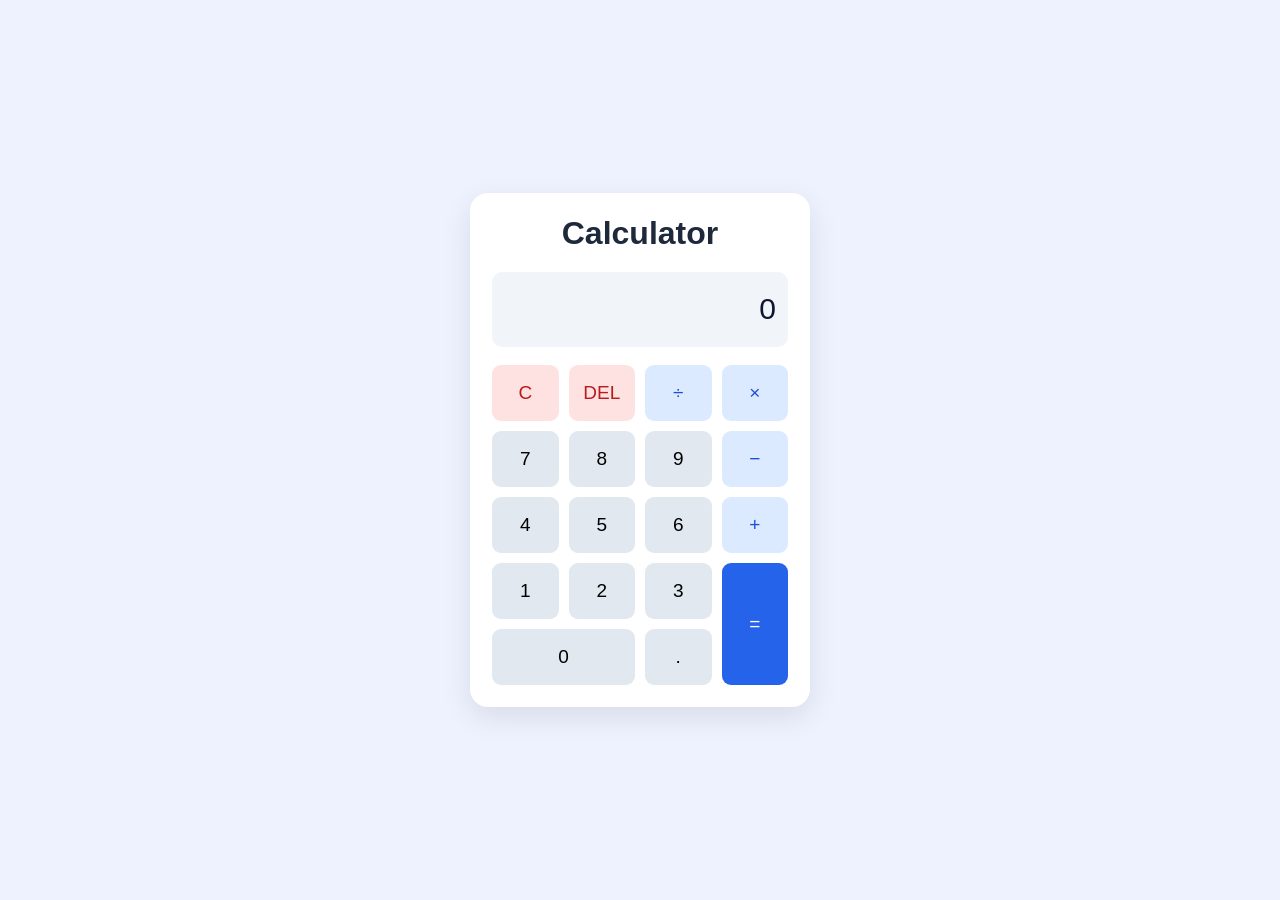
<file: WebDev-L2-Calculator/index.html>
<!DOCTYPE html>
<html lang="en">

<head>
    <meta charset="UTF-8">
    <meta name="viewport" content="width=device-width, initial-scale=1.0">
    <title>Simple Calculator</title>
    <link rel="stylesheet" href="style.css">
</head>

<body>
    <main class="calculator">
        <h1>Calculator</h1>

        <div id="display" class="display" aria-live="polite">0</div>

        <div class="buttons">
            <button data-action="clear" class="special">C</button>
            <button data-action="delete" class="special">DEL</button>
            <button data-operator="/" class="operator">÷</button>
            <button data-operator="*" class="operator">×</button>

            <button data-number="7">7</button>
            <button data-number="8">8</button>
            <button data-number="9">9</button>
            <button data-operator="-" class="operator">−</button>

            <button data-number="4">4</button>
            <button data-number="5">5</button>
            <button data-number="6">6</button>
            <button data-operator="+" class="operator">+</button>

            <button data-number="1">1</button>
            <button data-number="2">2</button>
            <button data-number="3">3</button>
            <button data-action="equals" class="equals">=</button>

            <button data-number="0" class="zero">0</button>
            <button data-number=".">.</button>
        </div>
    </main>

    <script src="script.js"></script>
</body>

</html>
</file>
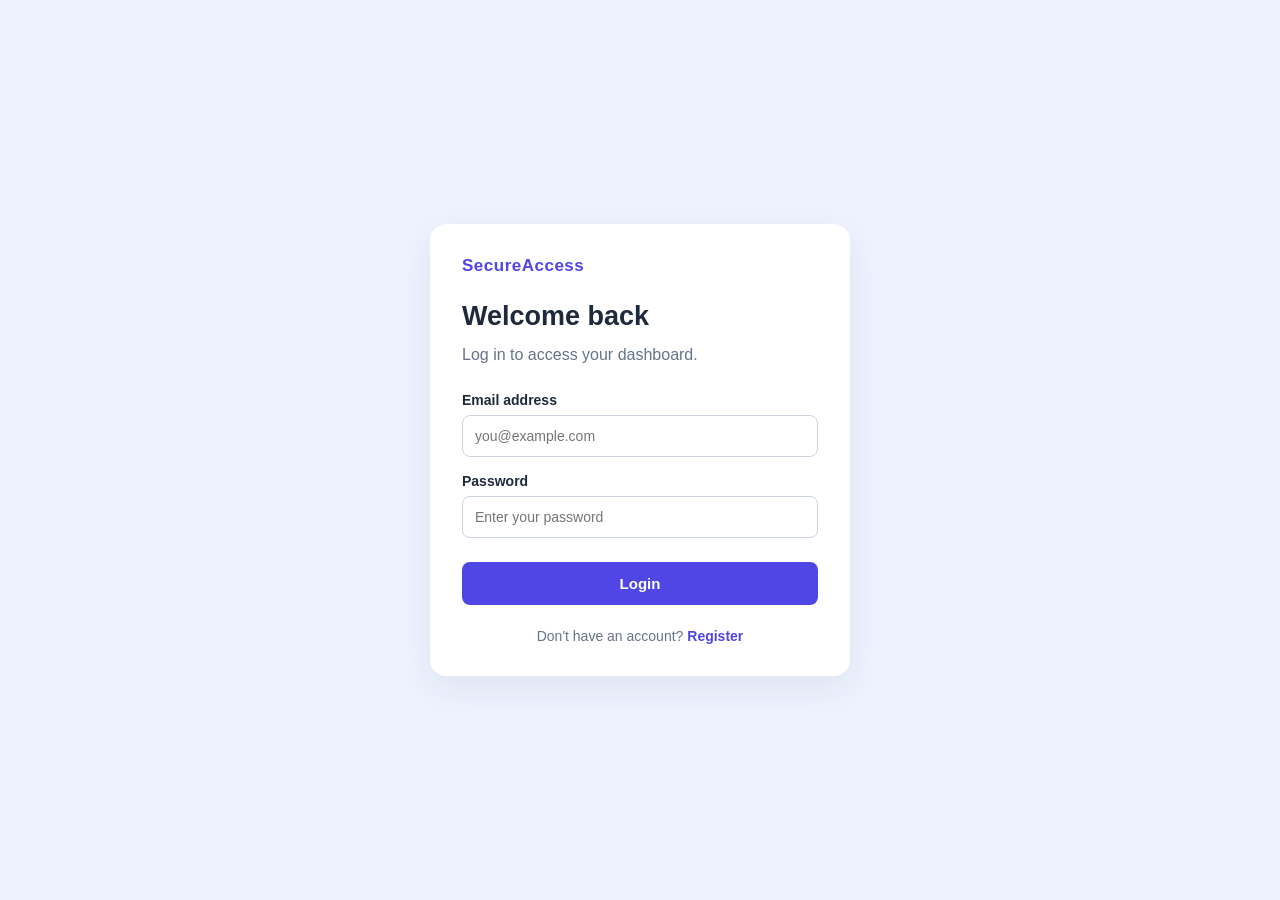
<file: WebDev-L2-LoginSystem/index.html>
<!DOCTYPE html>
<html lang="en">

<head>
    <meta charset="UTF-8">
    <meta name="viewport" content="width=device-width, initial-scale=1.0">
    <title>Login | SecureAccess</title>
    <link rel="stylesheet" href="style.css">
    <script src="script.js" defer></script>
</head>

<body>
    <main class="auth-card">
        <div class="brand">SecureAccess</div>
        <h1>Welcome back</h1>
        <p class="subtitle">Log in to access your dashboard.</p>

        <form id="loginForm">
            <label for="loginEmail">Email address</label>
            <input type="email" id="loginEmail" placeholder="you@example.com" required>

            <label for="loginPassword">Password</label>
            <input type="password" id="loginPassword" placeholder="Enter your password" required>

            <p id="loginMessage" class="message" aria-live="polite"></p>

            <button type="submit">Login</button>
        </form>

        <p class="switch-page">
            Don't have an account?
            <a href="register.html">Register</a>
        </p>
    </main>
</body>

</html>
</file>
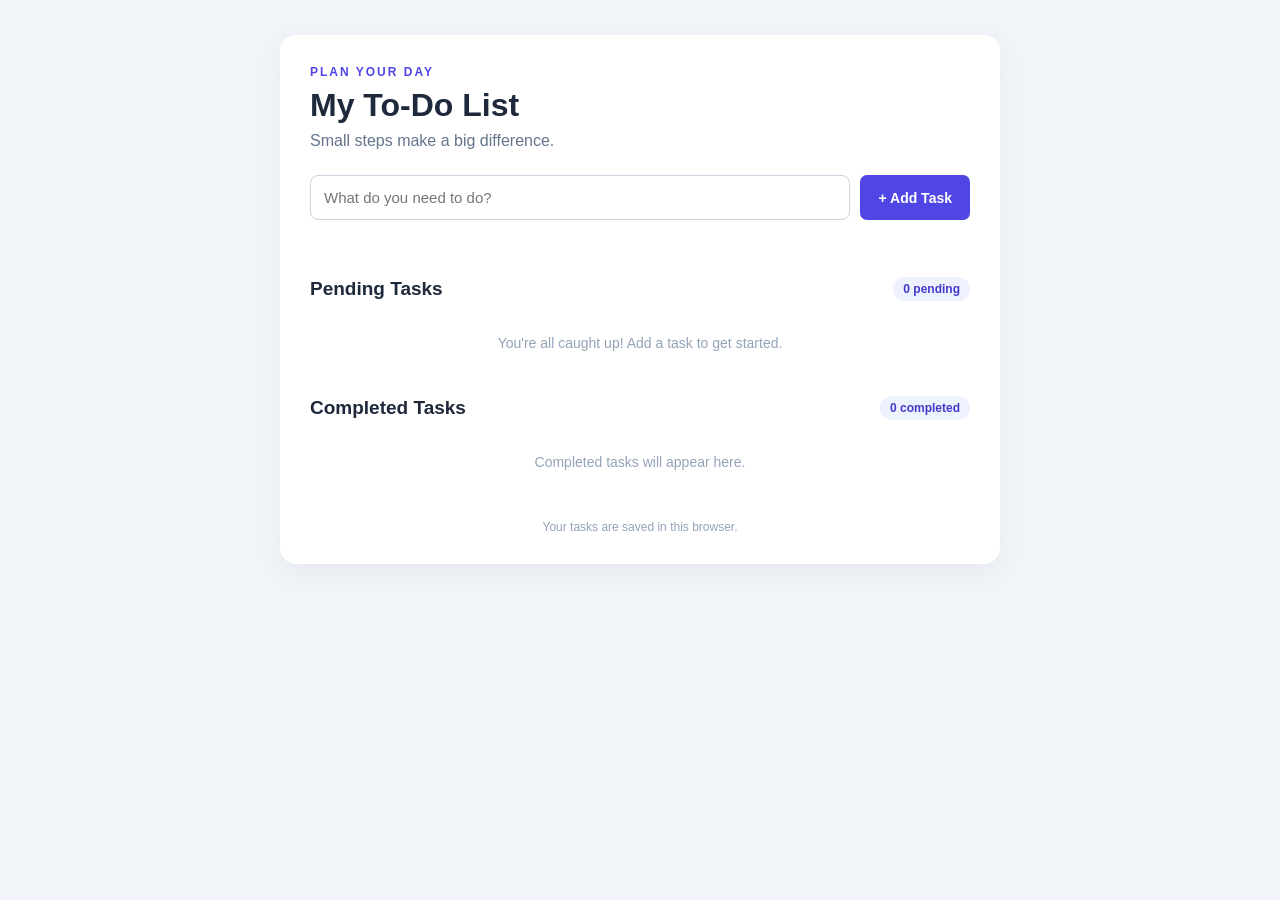
<file: WebDev-L2-TodoApp/index.html>
<!DOCTYPE html>
<html lang="en">

<head>
    <meta charset="UTF-8">
    <meta name="viewport" content="width=device-width, initial-scale=1.0">
    <title>My To-Do List</title>
    <link rel="stylesheet" href="style.css">
</head>

<body>

    <main class="app">
        <header class="app-header">
            <p class="eyebrow">PLAN YOUR DAY</p>
            <h1>My To-Do List</h1>
            <p class="subtitle">Small steps make a big difference.</p>
        </header>

        <form id="taskForm" class="task-form">
            <input type="text" id="taskInput" placeholder="What do you need to do?" maxlength="200" autocomplete="off"
                required>
            <button type="submit" class="add-btn">+ Add Task</button>
        </form>

        <p id="message" class="message" aria-live="polite"></p>

        <section class="task-section">
            <div class="section-heading">
                <h2>Pending Tasks</h2>
                <span id="pendingCount" class="count">0 pending</span>
            </div>
            <ul id="pendingList" class="task-list"></ul>
            <p id="pendingEmpty" class="empty-state">
                You're all caught up! Add a task to get started.
            </p>
        </section>

        <section class="task-section completed-section">
            <div class="section-heading">
                <h2>Completed Tasks</h2>
                <span id="completedCount" class="count">0 completed</span>
            </div>
            <ul id="completedList" class="task-list"></ul>
            <p id="completedEmpty" class="empty-state">
                Completed tasks will appear here.
            </p>
        </section>

        <footer>
            Your tasks are saved in this browser.
        </footer>
    </main>

    <script src="script.js"></script>
</body>

</html>
</file>
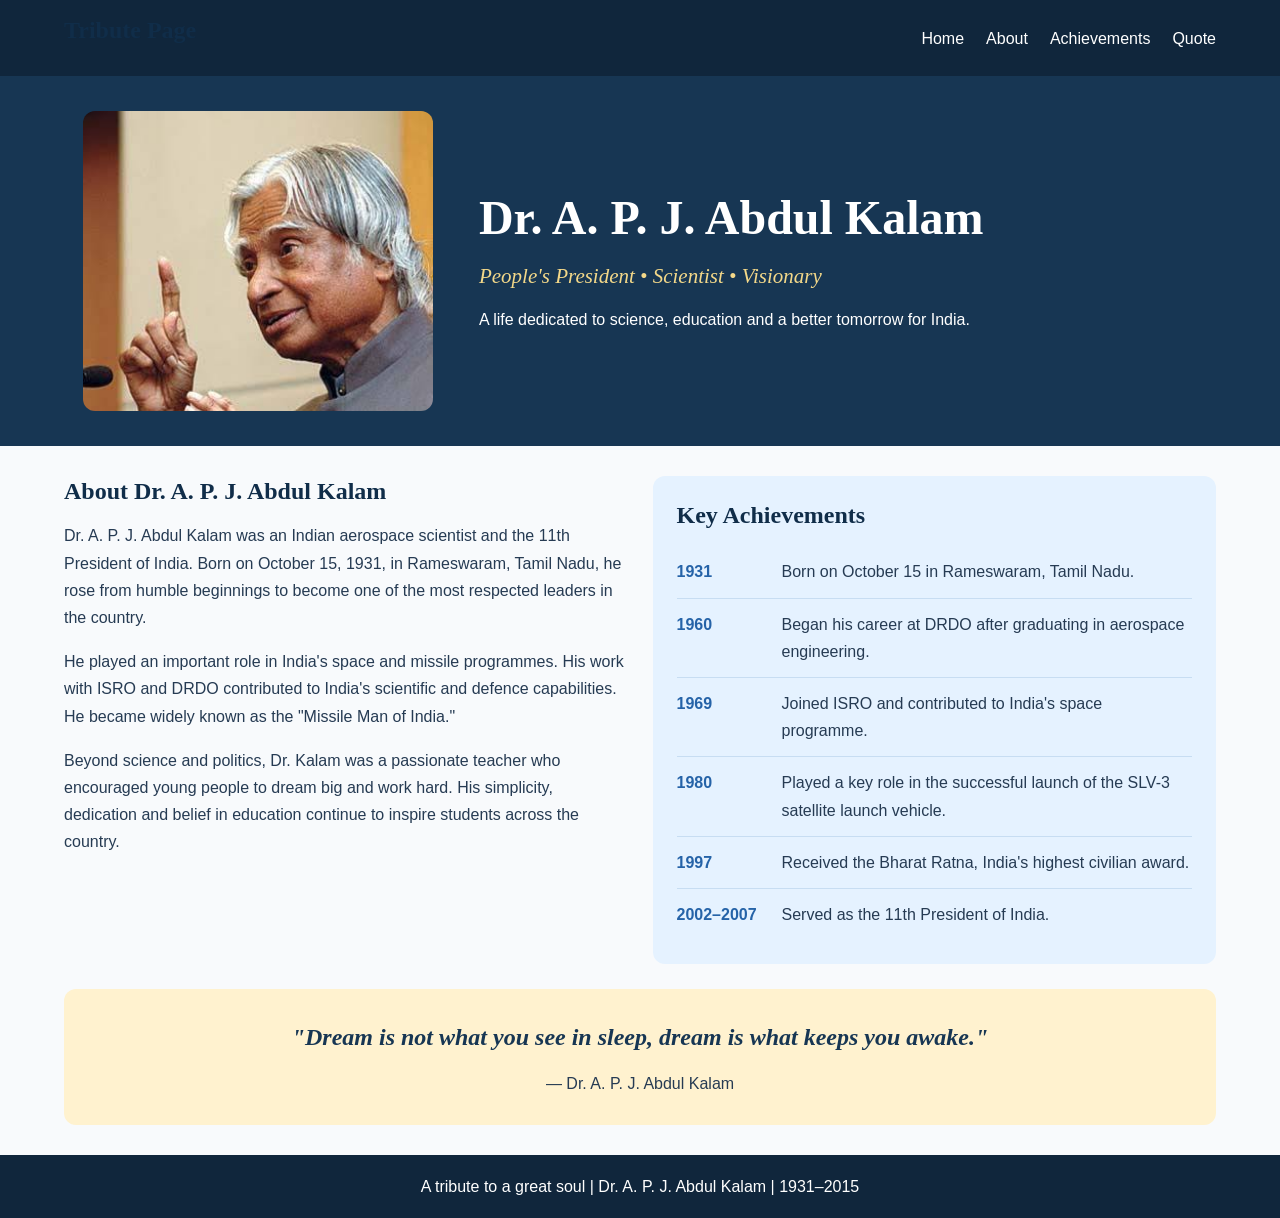
<file: WebDev-L2-TributePage/index.html>
<!DOCTYPE html>
<html lang="en">

<head>
    <meta charset="UTF-8">
    <meta name="viewport" content="width=device-width, initial-scale=1.0">
    <title>Tribute to Dr. A. P. J. Abdul Kalam</title>
    <link rel="stylesheet" href="style.css">
</head>

<body>

    <header>
        <h2>Tribute Page</h2>
        <nav>
            <a href="#home">Home</a>
            <a href="#about">About</a>
            <a href="#achievements">Achievements</a>
            <a href="#quote">Quote</a>
        </nav>
    </header>

    <section class="hero" id="home">
        <div class="hero-image">
            <img src="kalam.jpg" alt="Portrait of Dr. A. P. J. Abdul Kalam">
        </div>

        <div class="hero-text">
            <h1>Dr. A. P. J. Abdul Kalam</h1>
            <p class="tagline">People's President • Scientist • Visionary</p>
            <p>A life dedicated to science, education and a better tomorrow for India.</p>
        </div>
    </section>

    <main>
        <section class="about" id="about">
            <h2>About Dr. A. P. J. Abdul Kalam</h2>

            <p>
                Dr. A. P. J. Abdul Kalam was an Indian aerospace scientist
                and the 11th President of India. Born on October 15, 1931,
                in Rameswaram, Tamil Nadu, he rose from humble beginnings
                to become one of the most respected leaders in the country.
            </p>

            <p>
                He played an important role in India's space and missile
                programmes. His work with ISRO and DRDO contributed to
                India's scientific and defence capabilities. He became
                widely known as the "Missile Man of India."
            </p>

            <p>
                Beyond science and politics, Dr. Kalam was a passionate
                teacher who encouraged young people to dream big and work
                hard. His simplicity, dedication and belief in education
                continue to inspire students across the country.
            </p>
        </section>

        <section class="achievements" id="achievements">
            <h2>Key Achievements</h2>

            <ul class="timeline">
                <li>
                    <strong>1931</strong>
                    <span>Born on October 15 in Rameswaram, Tamil Nadu.</span>
                </li>
                <li>
                    <strong>1960</strong>
                    <span>Began his career at DRDO after graduating in aerospace engineering.</span>
                </li>
                <li>
                    <strong>1969</strong>
                    <span>Joined ISRO and contributed to India's space programme.</span>
                </li>
                <li>
                    <strong>1980</strong>
                    <span>Played a key role in the successful launch of the SLV-3 satellite launch vehicle.</span>
                </li>
                <li>
                    <strong>1997</strong>
                    <span>Received the Bharat Ratna, India's highest civilian award.</span>
                </li>
                <li>
                    <strong>2002–2007</strong>
                    <span>Served as the 11th President of India.</span>
                </li>
            </ul>
        </section>

        <section class="quote" id="quote">
            <blockquote>
                "Dream is not what you see in sleep, dream is what keeps you awake."
            </blockquote>
            <p>— Dr. A. P. J. Abdul Kalam</p>
        </section>
    </main>

    <footer>
        <p>A tribute to a great soul | Dr. A. P. J. Abdul Kalam | 1931–2015</p>
    </footer>

</body>

</html>
</file>
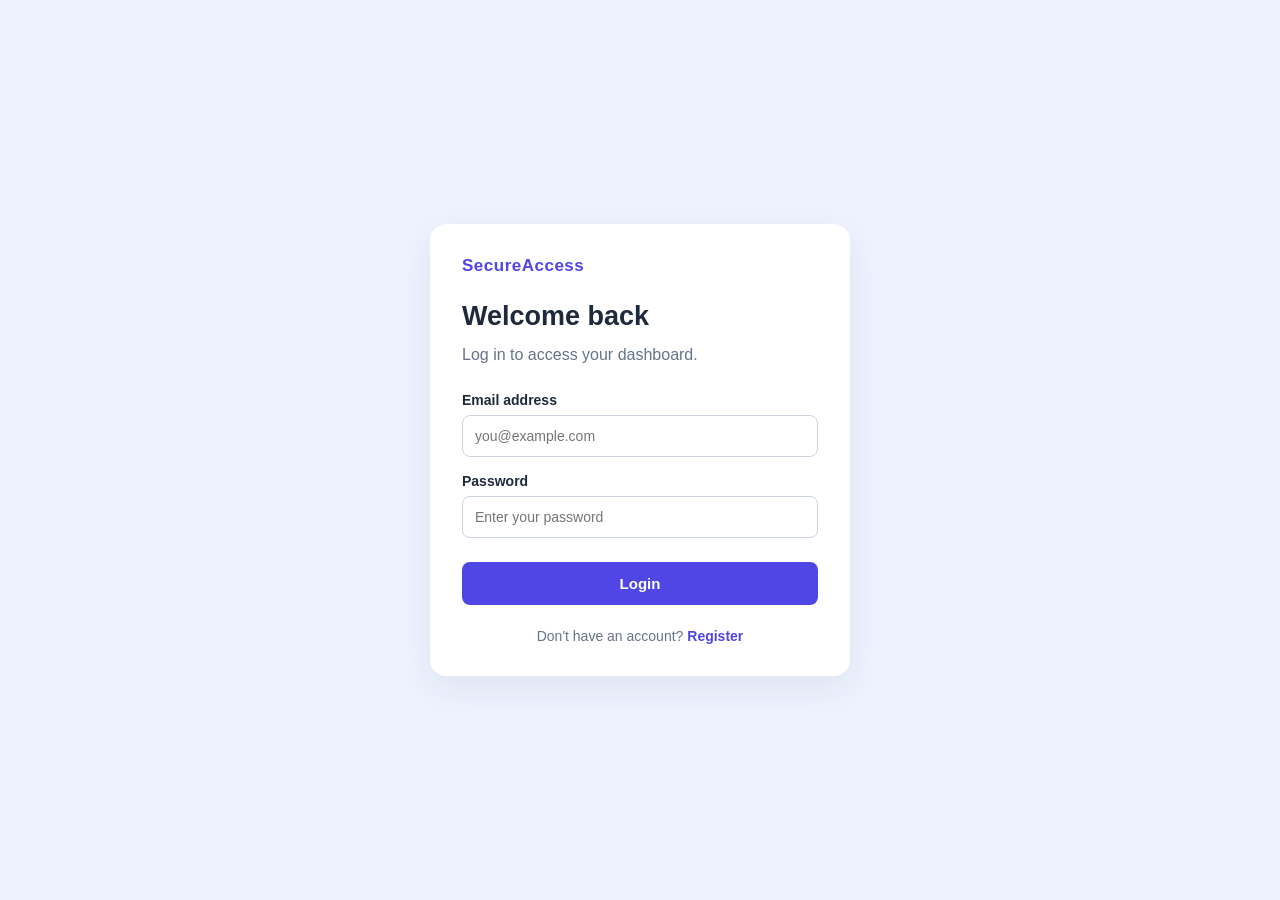
<file: WebDev-L2-LoginSystem/dashboard.html>
<!DOCTYPE html>
<html lang="en">

<head>
    <meta charset="UTF-8">
    <meta name="viewport" content="width=device-width, initial-scale=1.0">
    <title>Dashboard | SecureAccess</title>
    <link rel="stylesheet" href="style.css">
    <script src="script.js" defer></script>
</head>

<body>
    <main class="dashboard-card">
        <div class="brand">SecureAccess</div>
        <div class="dashboard-icon">✓</div>
        <h1>Welcome to your dashboard!</h1>
        <p class="subtitle">You have successfully logged in.</p>

        <section class="profile-box">
            <p>Logged in as</p>
            <h2 id="welcomeName">User</h2>
            <p id="welcomeEmail"></p>
        </section>

        <p class="success-message">Your demo session is active.</p>

        <button type="button" id="logoutButton" class="logout-btn">
            Logout
        </button>
    </main>
</body>

</html>
</file>
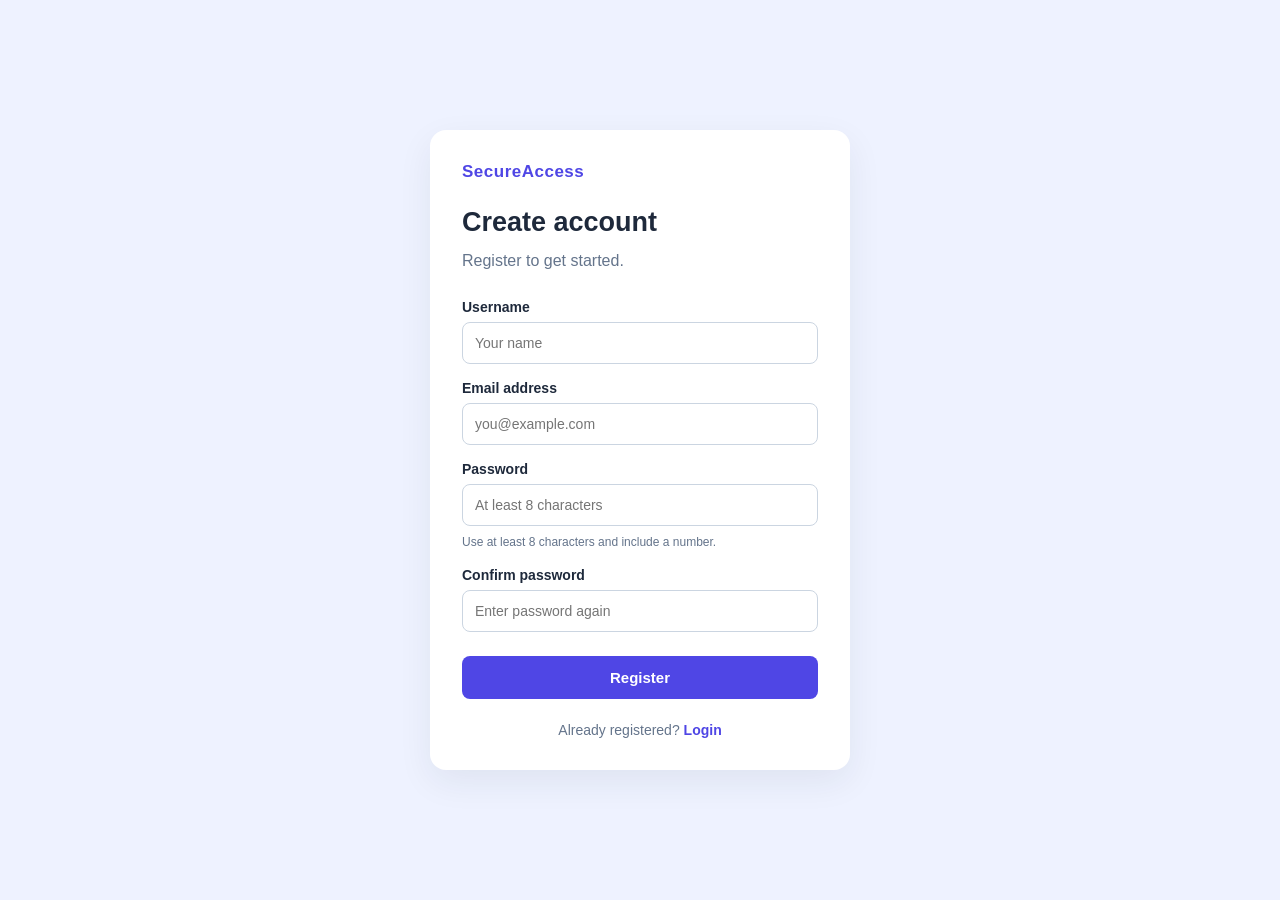
<file: WebDev-L2-LoginSystem/register.html>
<!DOCTYPE html>
<html lang="en">

<head>
    <meta charset="UTF-8">
    <meta name="viewport" content="width=device-width, initial-scale=1.0">
    <title>Register | SecureAccess</title>
    <link rel="stylesheet" href="style.css">
    <script src="script.js" defer></script>
</head>

<body>
    <main class="auth-card">
        <div class="brand">SecureAccess</div>
        <h1>Create account</h1>
        <p class="subtitle">Register to get started.</p>

        <form id="registerForm">
            <label for="registerName">Username</label>
            <input type="text" id="registerName" placeholder="Your name" maxlength="50" required>

            <label for="registerEmail">Email address</label>
            <input type="email" id="registerEmail" placeholder="you@example.com" required>

            <label for="registerPassword">Password</label>
            <input type="password" id="registerPassword" placeholder="At least 8 characters" required>
            <p class="hint">Use at least 8 characters and include a number.</p>

            <label for="confirmPassword">Confirm password</label>
            <input type="password" id="confirmPassword" placeholder="Enter password again" required>

            <p id="registerMessage" class="message" aria-live="polite"></p>

            <button type="submit">Register</button>
        </form>

        <p class="switch-page">
            Already registered?
            <a href="index.html">Login</a>
        </p>
    </main>
</body>

</html>
</file>
<file: WebDev-L2-Calculator/style.css>
* {
    margin: 0;
    padding: 0;
    box-sizing: border-box;
}

body {
    min-height: 100vh;
    display: flex;
    justify-content: center;
    align-items: center;
    background: #eef2ff;
    font-family: Arial, sans-serif;
    padding: 20px;
}

.calculator {
    width: 340px;
    max-width: 100%;
    padding: 22px;
    background: #ffffff;
    border-radius: 18px;
    box-shadow: 0 10px 30px #00000018;
}

h1 {
    text-align: center;
    margin-bottom: 20px;
    color: #1e293b;
}

.display {
    background: #f1f5f9;
    min-height: 75px;
    padding: 20px 12px;
    margin-bottom: 18px;
    border-radius: 10px;
    text-align: right;
    font-size: 30px;
    overflow-wrap: anywhere;
    color: #0f172a;
}

.buttons {
    display: grid;
    grid-template-columns: repeat(4, 1fr);
    gap: 10px;
}

button {
    padding: 17px 8px;
    border: none;
    border-radius: 9px;
    background: #e2e8f0;
    font-size: 19px;
    cursor: pointer;
    transition: background 0.2s;
}

button:hover {
    background: #cbd5e1;
}

.operator {
    background: #dbeafe;
    color: #1d4ed8;
}

.special {
    background: #fee2e2;
    color: #b91c1c;
}

.equals {
    grid-row: span 2;
    background: #2563eb;
    color: white;
}

.equals:hover {
    background: #1d4ed8;
}

.zero {
    grid-column: span 2;
}

@media (max-width: 380px) {
    .calculator {
        padding: 15px;
    }

    button {
        padding: 14px 5px;
    }
}
</file>
<file: WebDev-L2-LoginSystem/style.css>
* {
    margin: 0;
    padding: 0;
    box-sizing: border-box;
}

body {
    min-height: 100vh;
    display: flex;
    justify-content: center;
    align-items: center;
    padding: 24px 16px;
    background: #eef2ff;
    color: #1e293b;
    font-family: Arial, sans-serif;
}

.auth-card,
.dashboard-card {
    width: 100%;
    max-width: 420px;
    padding: 32px;
    background: white;
    border-radius: 16px;
    box-shadow: 0 12px 35px #1e293b12;
}

.brand {
    margin-bottom: 25px;
    color: #4f46e5;
    font-size: 17px;
    font-weight: bold;
    letter-spacing: 0.5px;
}

h1 {
    font-size: 27px;
    margin-bottom: 10px;
}

.subtitle {
    color: #64748b;
    line-height: 1.6;
    margin-bottom: 25px;
}

form label {
    display: block;
    margin: 16px 0 7px;
    font-size: 14px;
    font-weight: bold;
}

form input {
    width: 100%;
    padding: 12px;
    border: 1px solid #cbd5e1;
    border-radius: 8px;
    font-size: 14px;
    outline: none;
}

form input:focus {
    border-color: #4f46e5;
}

.hint {
    margin-top: 7px;
    color: #64748b;
    font-size: 12px;
    line-height: 1.5;
}

button {
    width: 100%;
    padding: 13px;
    margin-top: 12px;
    border: none;
    border-radius: 8px;
    background: #4f46e5;
    color: white;
    font-size: 15px;
    font-weight: bold;
    cursor: pointer;
}

button:hover {
    background: #4338ca;
}

.message {
    margin-top: 12px;
    color: #dc2626;
    font-size: 13px;
    line-height: 1.5;
}

.switch-page {
    margin-top: 23px;
    text-align: center;
    color: #64748b;
    font-size: 14px;
}

a {
    color: #4f46e5;
    font-weight: bold;
    text-decoration: none;
}

a:hover {
    text-decoration: underline;
}

.dashboard-card {
    text-align: center;
}

.dashboard-card .brand {
    text-align: left;
}

.dashboard-icon {
    width: 60px;
    height: 60px;
    display: grid;
    place-items: center;
    margin: 0 auto 20px;
    border-radius: 50%;
    background: #dcfce7;
    color: #15803d;
    font-size: 30px;
}

.profile-box {
    margin: 25px 0;
    padding: 20px;
    border-radius: 10px;
    background: #f1f5f9;
    overflow-wrap: anywhere;
}

.profile-box p {
    color: #64748b;
    font-size: 13px;
}

.profile-box h2 {
    margin: 8px 0;
    font-size: 22px;
}

.success-message {
    color: #15803d;
    font-size: 14px;
}

.logout-btn {
    background: #dc2626;
}

.logout-btn:hover {
    background: #b91c1c;
}

@media (max-width: 450px) {

    .auth-card,
    .dashboard-card {
        padding: 24px 19px;
    }

    h1 {
        font-size: 24px;
    }
}
</file>
<file: WebDev-L2-TodoApp/style.css>
* {
    margin: 0;
    padding: 0;
    box-sizing: border-box;
}

body {
    min-height: 100vh;
    padding: 35px 16px;
    background: #f1f5f9;
    font-family: Arial, sans-serif;
    color: #1e293b;
}

.app {
    max-width: 720px;
    margin: 0 auto;
    padding: 30px;
    background: white;
    border-radius: 16px;
    box-shadow: 0 8px 30px #0f172a0d;
}

.app-header {
    margin-bottom: 25px;
}

.eyebrow {
    color: #4f46e5;
    font-size: 12px;
    font-weight: bold;
    letter-spacing: 2px;
    margin-bottom: 8px;
}

h1 {
    font-size: 32px;
    margin-bottom: 8px;
}

.subtitle {
    color: #64748b;
}

.task-form {
    display: flex;
    gap: 10px;
    margin-bottom: 8px;
}

.task-form input {
    flex: 1;
    min-width: 0;
    padding: 13px;
    border: 1px solid #cbd5e1;
    border-radius: 8px;
    font-size: 15px;
    outline: none;
}

.task-form input:focus {
    border-color: #4f46e5;
}

button {
    cursor: pointer;
    border: none;
    border-radius: 7px;
    font-size: 14px;
    transition: background 0.2s;
}

.add-btn {
    padding: 0 18px;
    background: #4f46e5;
    color: white;
    font-weight: bold;
}

.add-btn:hover {
    background: #4338ca;
}

.message {
    min-height: 24px;
    margin-bottom: 12px;
    font-size: 13px;
    color: #dc2626;
}

.task-section {
    margin-top: 25px;
}

.section-heading {
    display: flex;
    justify-content: space-between;
    align-items: center;
    gap: 10px;
    margin-bottom: 14px;
}

h2 {
    font-size: 19px;
}

.count {
    padding: 5px 10px;
    border-radius: 20px;
    background: #eef2ff;
    color: #4338ca;
    font-size: 12px;
    font-weight: bold;
    white-space: nowrap;
}

.task-list {
    list-style: none;
}

.task-item {
    display: flex;
    align-items: center;
    gap: 12px;
    padding: 14px 0;
    border-bottom: 1px solid #e2e8f0;
}

.task-check {
    width: 18px;
    height: 18px;
    accent-color: #4f46e5;
    cursor: pointer;
    flex-shrink: 0;
}

.task-content {
    flex: 1;
    min-width: 0;
}

.task-text {
    overflow-wrap: anywhere;
    font-size: 15px;
}

.task-time {
    margin-top: 5px;
    color: #94a3b8;
    font-size: 11px;
}

.task-actions {
    display: flex;
    gap: 6px;
    flex-wrap: wrap;
}

.task-actions button {
    padding: 7px 9px;
    background: #f1f5f9;
    color: #334155;
}

.task-actions button:hover {
    background: #e2e8f0;
}

.task-actions .delete-btn {
    background: #fee2e2;
    color: #b91c1c;
}

.task-actions .delete-btn:hover {
    background: #fecaca;
}

.completed-section .task-text {
    color: #94a3b8;
    text-decoration: line-through;
}

.empty-state {
    padding: 20px 10px;
    text-align: center;
    color: #94a3b8;
    font-size: 14px;
}

.hidden {
    display: none;
}

footer {
    margin-top: 30px;
    text-align: center;
    color: #94a3b8;
    font-size: 12px;
}

@media (max-width: 500px) {
    .app {
        padding: 20px 15px;
    }

    h1 {
        font-size: 27px;
    }

    .task-form {
        flex-direction: column;
    }

    .add-btn {
        padding: 13px;
    }

    .task-item {
        align-items: flex-start;
        flex-wrap: wrap;
    }

    .task-content {
        flex-basis: calc(100% - 35px);
    }

    .task-actions {
        margin-left: 30px;
    }
}
</file>
<file: WebDev-L2-TributePage/style.css>
* {
    margin: 0;
    padding: 0;
    box-sizing: border-box;
}

html {
    scroll-behavior: smooth;
}

body {
    font-family: Arial, sans-serif;
    color: #263b53;
    background: #f8fafc;
    line-height: 1.7;
}

header {
    background: #10263c;
    color: white;
    padding: 15px 5%;
    display: flex;
    justify-content: space-between;
    align-items: center;
    flex-wrap: wrap;
    gap: 15px;
}

header h2 {
    font-family: Georgia, serif;
}

nav {
    display: flex;
    flex-wrap: wrap;
    gap: 22px;
}

nav a {
    color: white;
    text-decoration: none;
}

nav a:hover {
    color: #f3c75b;
}

.hero {
    background: #173653;
    color: white;
    display: flex;
    align-items: center;
    gap: 40px;
    padding: 35px 6%;
}

.hero-image {
    flex: 1;
    min-width: 0;
}

.hero-image img {
    display: block;
    width: 100%;
    max-width: 350px;
    max-height: 300px;
    object-fit: cover;
    object-position: top;
    border-radius: 12px;
    margin: auto;
}

.hero-text {
    flex: 2;
}

.hero-text h1 {
    font-family: Georgia, serif;
    font-size: clamp(28px, 4vw, 48px);
    line-height: 1.2;
    margin-bottom: 12px;
}

.tagline {
    color: #f3d889;
    font-family: Georgia, serif;
    font-style: italic;
    font-size: 21px;
    margin-bottom: 12px;
}

main {
    padding: 30px 5%;
    display: grid;
    grid-template-columns: 1fr 1fr;
    gap: 25px;
}

h2 {
    font-family: Georgia, serif;
    color: #102d49;
    margin-bottom: 15px;
    line-height: 1.3;
}

.about p {
    margin-bottom: 17px;
}

.achievements {
    background: #e5f2ff;
    padding: 24px;
    border-radius: 12px;
}

.timeline {
    list-style: none;
}

.timeline li {
    display: grid;
    grid-template-columns: 90px 1fr;
    gap: 15px;
    padding: 12px 0;
    border-bottom: 1px solid #c7ddf2;
}

.timeline li:last-child {
    border-bottom: none;
}

.timeline strong {
    color: #2563a8;
}

.quote {
    grid-column: 1 / -1;
    background: #fff2cf;
    padding: 28px;
    border-radius: 12px;
    text-align: center;
}

.quote blockquote {
    font-family: Georgia, serif;
    font-size: 24px;
    font-style: italic;
    font-weight: bold;
    color: #173653;
}

.quote p {
    margin-top: 12px;
}

footer {
    background: #10263c;
    color: white;
    text-align: center;
    padding: 18px;
}

@media (max-width: 750px) {
    header {
        flex-direction: column;
        text-align: center;
    }

    nav {
        justify-content: center;
        gap: 12px;
    }

    .hero {
        flex-direction: column;
        text-align: center;
        gap: 20px;
    }

    .hero-image img {
        max-height: 280px;
    }

    main {
        grid-template-columns: 1fr;
    }

    .quote {
        grid-column: auto;
    }

    .quote blockquote {
        font-size: 20px;
    }

    .timeline li {
        grid-template-columns: 75px 1fr;
        gap: 10px;
    }
}
</file>
